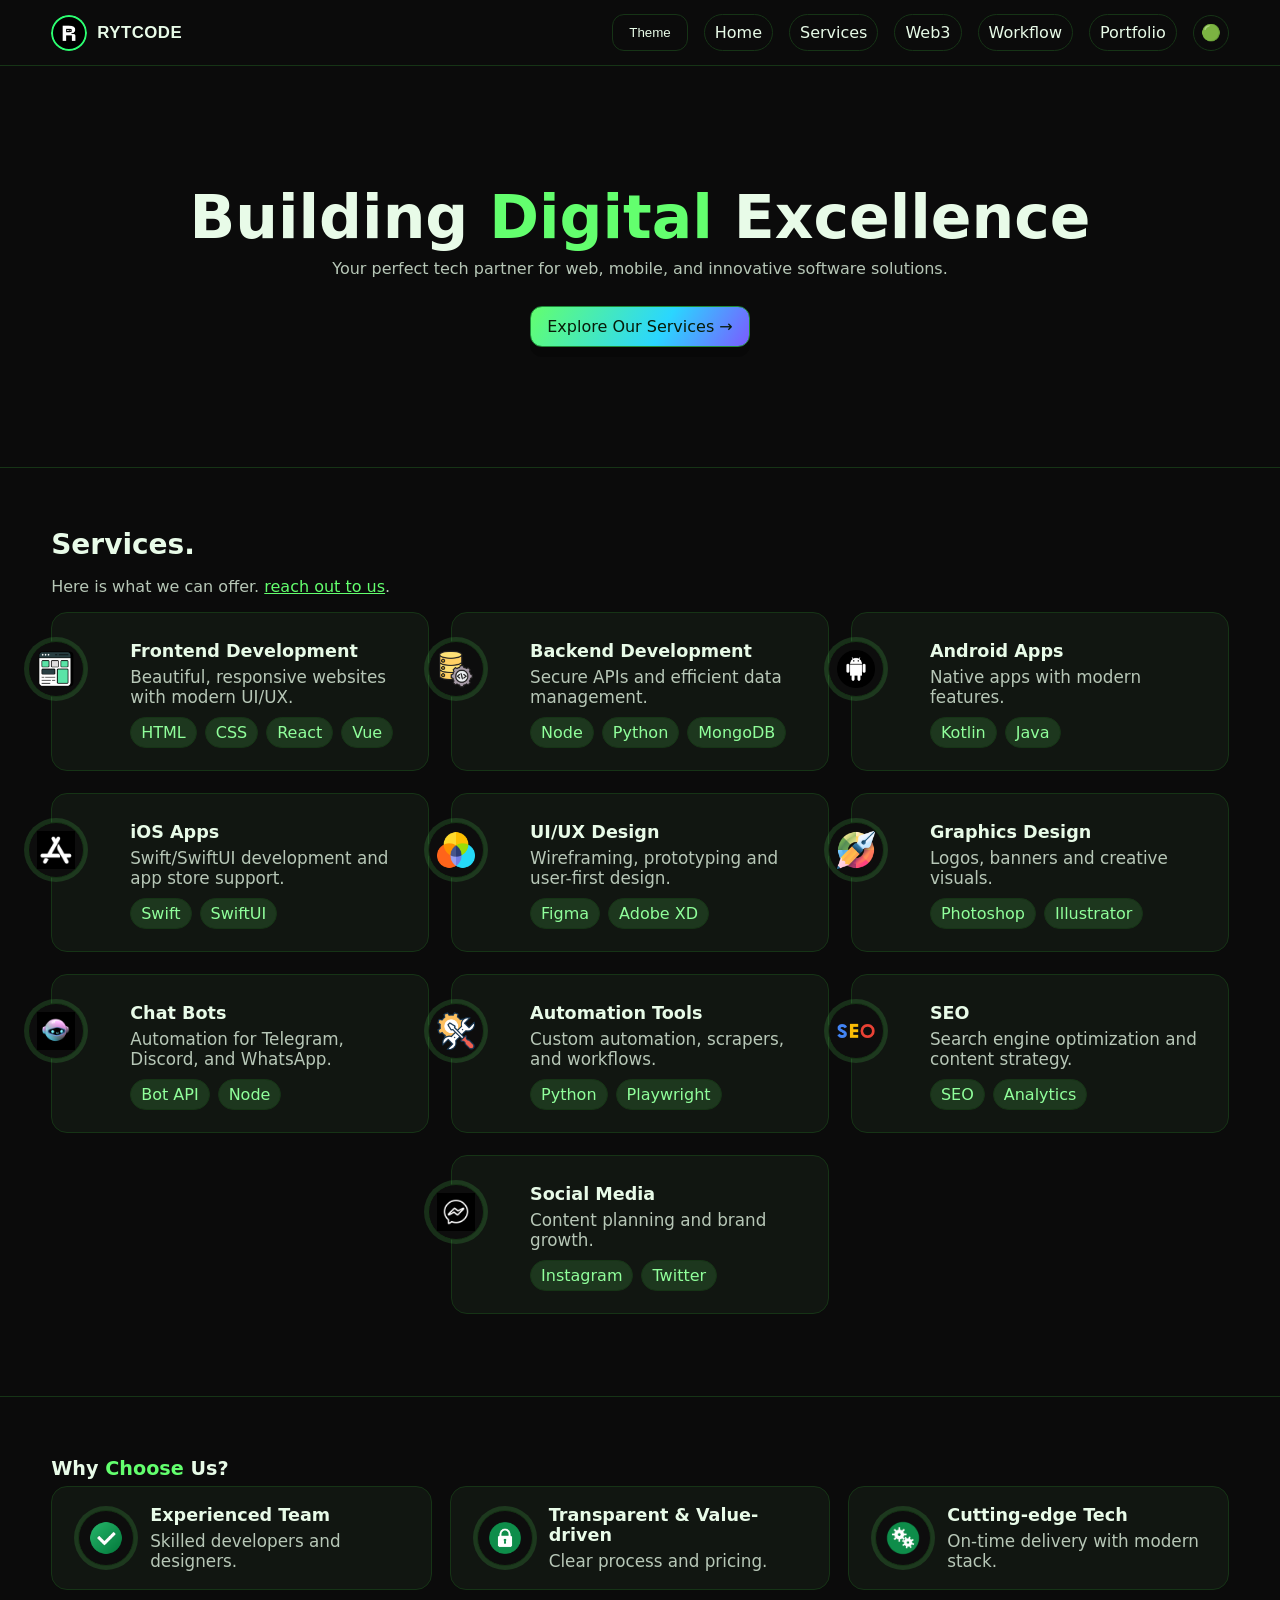
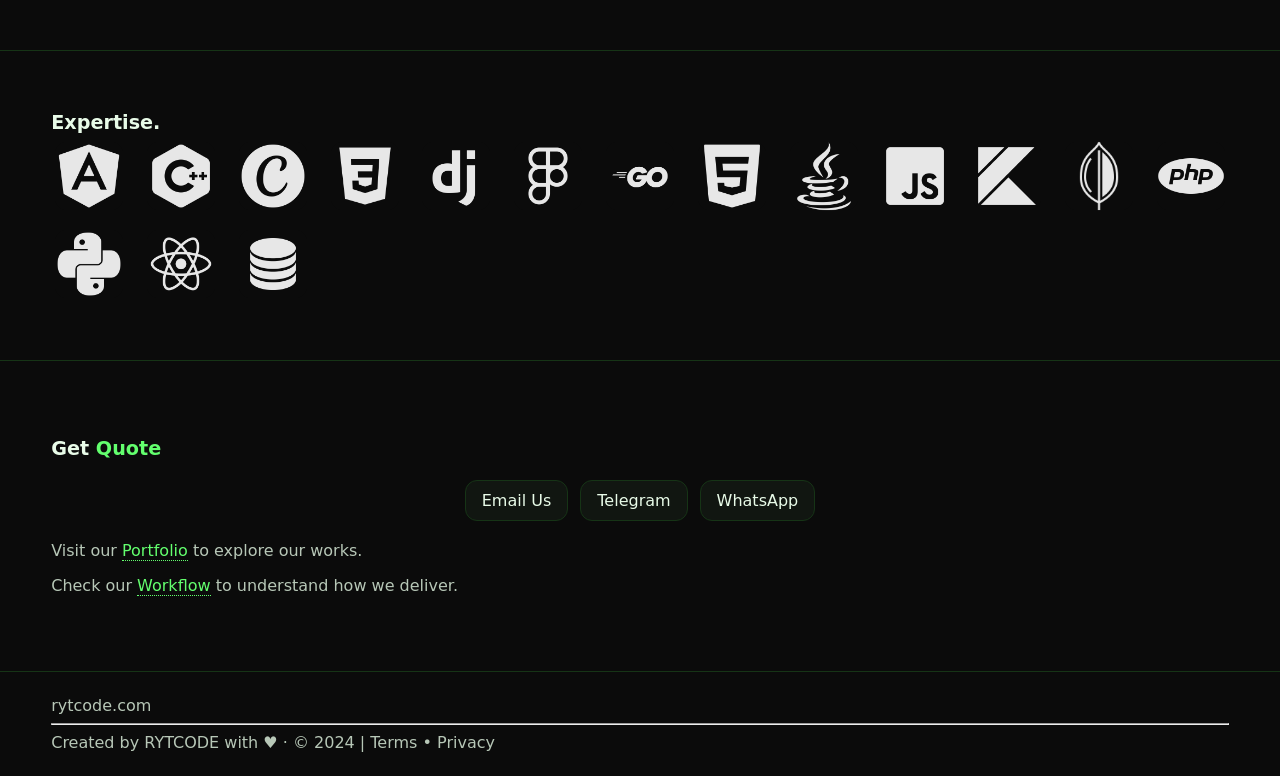
<file: index.html>
<!doctype html>
<html lang="en">
<head>
  <meta charset="utf-8">
  <meta name="viewport" content="width=device-width, initial-scale=1">
  <title>RYTCODE — Building Digital Excellence</title>
  <link rel="stylesheet" href="assets/css/styles.css">
</head>
<body data-theme="dark">
  <header class="site-header">
    <div class="container header-inner">
      <a class="brand" href="./">
        <span class="brand-logo"></span>
        <span class="brand-name">RYTCODE</span>
      </a>
      <nav class="main-nav">
        <button id="themeToggle" class="btn btn-ghost" aria-label="Toggle theme">Theme</button>
        <a href="./" class="nav-link">Home</a>
        <a href="#services" class="nav-link">Services</a>
        <a href="#web3" class="nav-link">Web3</a>
        <a href="workflow.html" class="nav-link">Workflow</a>
        <a href="https://project-ryt.vercel.app/" target="_blank" rel="noopener" class="nav-link">Portfolio</a>
        <a class="icon-link" href="https://wa.me/9461906694" target="_blank" aria-label="WhatsApp">🟢</a>
      </nav>
    </div>
  </header>

  <main>
    <section class="hero">
      <div class="container">
        <h1 class="hero-title">Building <span>Digital</span> Excellence</h1>
        <p class="hero-sub">Your perfect tech partner for web, mobile, and innovative software solutions.</p>
        <a href="#services" class="btn btn-primary btn-3d" >Explore Our Services →</a>
        <ul class="tech-cloud" aria-hidden="true">
          <!-- <li><img src="assets/img/ps18.png" alt="" /></li>
          <li><img src="assets/img/ps19.png" alt="" /></li>
          <li><img src="assets/img/ps20.png" alt="" /></li>
          <li><img src="assets/img/ps21.png" alt="" /></li>
          <li><img src="assets/img/ps22.png" alt="" /></li>
          <li><img src="assets/img/ps23.png" alt="" /></li>
          <li><img src="assets/img/ps24.png" alt="" /></li>
          <li><img src="assets/img/ps25.png" alt="" /></li>
          <li><img src="assets/img/ps26.png" alt="" /></li>
          <li><img src="assets/img/ps27.png" alt="" /></li>
          <li><img src="assets/img/ps28.png" alt="" /></li>
          <li><img src="assets/img/ps29.png" alt="" /></li>
          <li><img src="assets/img/ps30.png" alt="" /></li>
          <li><img src="assets/img/ps31.png" alt="" /></li>
          <li><img src="assets/img/ps32.png" alt="" /></li>
          <li><img src="assets/img/ps33.png" alt="" /></li> -->
        </ul>
      </div>
    </section>

    <section id="services" class="services">
      <div class="container">
        <div class="section-head">
          <h2>Services.</h2>
          <p>Here is what we can offer. <u class="accent">reach out to us</u>.</p>
        </div>
        <div class="cards">
          <!-- 10 cards as placeholders; images ps5-ps14 should be added to assets/img and referenced -->
          <article class="card" id="frontend-card">
            <div class="card-icon" style="background-image:url('assets/img/ps5.png')"></div>
            <h3>Frontend Development</h3>
            <p>Beautiful, responsive websites with modern UI/UX.</p>
            <div class="tags"><span>HTML</span><span>CSS</span><span>React</span><span>Vue</span></div>
            <img alt="ps5" src="assets/img/ps5.png" class="card-img">
          </article>
          <article class="card" id="backend-card">
            <div class="card-icon" style="background-image:url('assets/img/ps6.png')"></div>
            <h3>Backend Development</h3>
            <p>Secure APIs and efficient data management.</p>
            <div class="tags"><span>Node</span><span>Python</span><span>MongoDB</span></div>
            <img alt="ps6" src="assets/img/ps6.png" class="card-img">
          </article>
          <article class="card" id="android-card">
            <div class="card-icon" style="background-image:url('assets/img/ps7.png')"></div>
            <h3>Android Apps</h3>
            <p>Native apps with modern features.</p>
            <div class="tags"><span>Kotlin</span><span>Java</span></div>
            <img alt="ps7" src="assets/img/ps7.png" class="card-img">
          </article>
          <article class="card" id="ios-card">
            <div class="card-icon" style="background-image:url('assets/img/ps8.png')"></div>
            <h3>iOS Apps</h3>
            <p>Swift/SwiftUI development and app store support.</p>
            <div class="tags"><span>Swift</span><span>SwiftUI</span></div>
            <img alt="ps8" src="assets/img/ps8.png" class="card-img">
          </article>
          <article class="card" id="uiux-card">
            <div class="card-icon" style="background-image:url('assets/img/ps9.png')"></div>
            <h3>UI/UX Design</h3>
            <p>Wireframing, prototyping and user-first design.</p>
            <div class="tags"><span>Figma</span><span>Adobe XD</span></div>
            <img alt="ps9" src="assets/img/ps9.png" class="card-img">
          </article>
          <article class="card" id="graphics-card">
            <div class="card-icon" style="background-image:url('assets/img/ps10.png')"></div>
            <h3>Graphics Design</h3>
            <p>Logos, banners and creative visuals.</p>
            <div class="tags"><span>Photoshop</span><span>Illustrator</span></div>
            <img alt="ps10" src="assets/img/ps10.png" class="card-img">
          </article>
          <article class="card" id="chatbots-card">
            <div class="card-icon" style="background-image:url('assets/img/ps11.png')"></div>
            <h3>Chat Bots</h3>
            <p>Automation for Telegram, Discord, and WhatsApp.</p>
            <div class="tags"><span>Bot API</span><span>Node</span></div>
            <img alt="ps11" src="assets/img/ps11.png" class="card-img">
          </article>
          <article class="card" id="automation-card">
            <div class="card-icon" style="background-image:url('assets/img/ps12.png')"></div>
            <h3>Automation Tools</h3>
            <p>Custom automation, scrapers, and workflows.</p>
            <div class="tags"><span>Python</span><span>Playwright</span></div>
            <img alt="ps12" src="assets/img/ps12.png" class="card-img">
          </article>
          <article class="card" id="seo-card">
            <div class="card-icon" style="background-image:url('assets/img/ps13.png')"></div>
            <h3>SEO</h3>
            <p>Search engine optimization and content strategy.</p>
            <div class="tags"><span>SEO</span><span>Analytics</span></div>
            <img alt="ps13" src="assets/img/ps13.png" class="card-img">
          </article>
          <article class="card" id="social-card">
            <div class="card-icon" style="background-image:url('assets/img/ps14.png')"></div>
            <h3>Social Media</h3>
            <p>Content planning and brand growth.</p>
            <div class="tags"><span>Instagram</span><span>Twitter</span></div>
            <img alt="ps14" src="assets/img/ps14.png" class="card-img">
          </article>
        </div>
      </div>
    </section>

    <section class="choose-us">
      <div class="container section-head">
        <h2>Why <span class="accent">Choose</span> Us?</h2>
        <div class="features">
          <article class="feature">
            <span class="feature-icon" style="background-image:url('assets/img/ps15.png')"></span>
            <div class="feature-content">
              <h3>Experienced Team</h3>
              <p>Skilled developers and designers.</p>
            </div>
          </article>
          <article class="feature">
            <span class="feature-icon" style="background-image:url('assets/img/ps16.png')"></span>
            <div class="feature-content">
              <h3>Transparent & Value-driven</h3>
              <p>Clear process and pricing.</p>
            </div>
          </article>
          <article class="feature">
            <span class="feature-icon" style="background-image:url('assets/img/ps17.png')"></span>
            <div class="feature-content">
              <h3>Cutting-edge Tech</h3>
              <p>On-time delivery with modern stack.</p>
            </div>
          </article>
        </div>
      </div>
    </section>

    <section class="expertise" id="web3">
      <div class="container section-head">
        <h2>Expertise.</h2>
        <div class="logo-cloud" id="expertise-logos">
          <img src="assets/img/ps18.png" alt="logo">
          <img src="assets/img/ps19.png" alt="logo">
          <img src="assets/img/ps20.png" alt="logo">
          <img src="assets/img/ps21.png" alt="logo">
          <img src="assets/img/ps22.png" alt="logo">
          <img src="assets/img/ps23.png" alt="logo">
          <img src="assets/img/ps24.png" alt="logo">
          <img src="assets/img/ps25.png" alt="logo">
          <img src="assets/img/ps26.png" alt="logo">
          <img src="assets/img/ps27.png" alt="logo">
          <img src="assets/img/ps28.png" alt="logo">
          <img src="assets/img/ps29.png" alt="logo">
          <img src="assets/img/ps30.png" alt="logo">
          <img src="assets/img/ps31.png" alt="logo">
          <img src="assets/img/ps32.png" alt="logo">
          <img src="assets/img/ps33.png" alt="logo">
        </div>
      </div>
    </section>

    <section class="get-quote">
      <div class="container">
        <h2>Get <span class="accent">Quote</span></h2>
        <div class="cta-row">
          <a class="btn" href="mailto:rytcode97@gmail.com">Email Us</a>
          <a class="btn" href="https://t.me/7357658016" target="_blank" rel="noopener">Telegram</a>
          <a class="btn" href="https://wa.me/9461906694" target="_blank" rel="noopener">WhatsApp</a>
        </div>
        <p class="muted">Visit our <a class="link" href="https://project-ryt.vercel.app/" target="_blank" rel="noopener">Portfolio</a> to explore our works.</p>
        <p class="muted">Check our <a class="link" href="workflow.html">Workflow</a> to understand how we deliver.</p>
      </div>
    </section>
  </main>

  <footer class="site-footer">
    <div class="container">
      <div class="footer-top">rytcode.com</div>
      <hr>
      <div class="footer-bottom">Created by RYTCODE with ♥ · © 2024 | Terms • Privacy</div>
    </div>
  </footer>

  <script src="assets/js/main.js"></script>
</body>
</html>
</file>
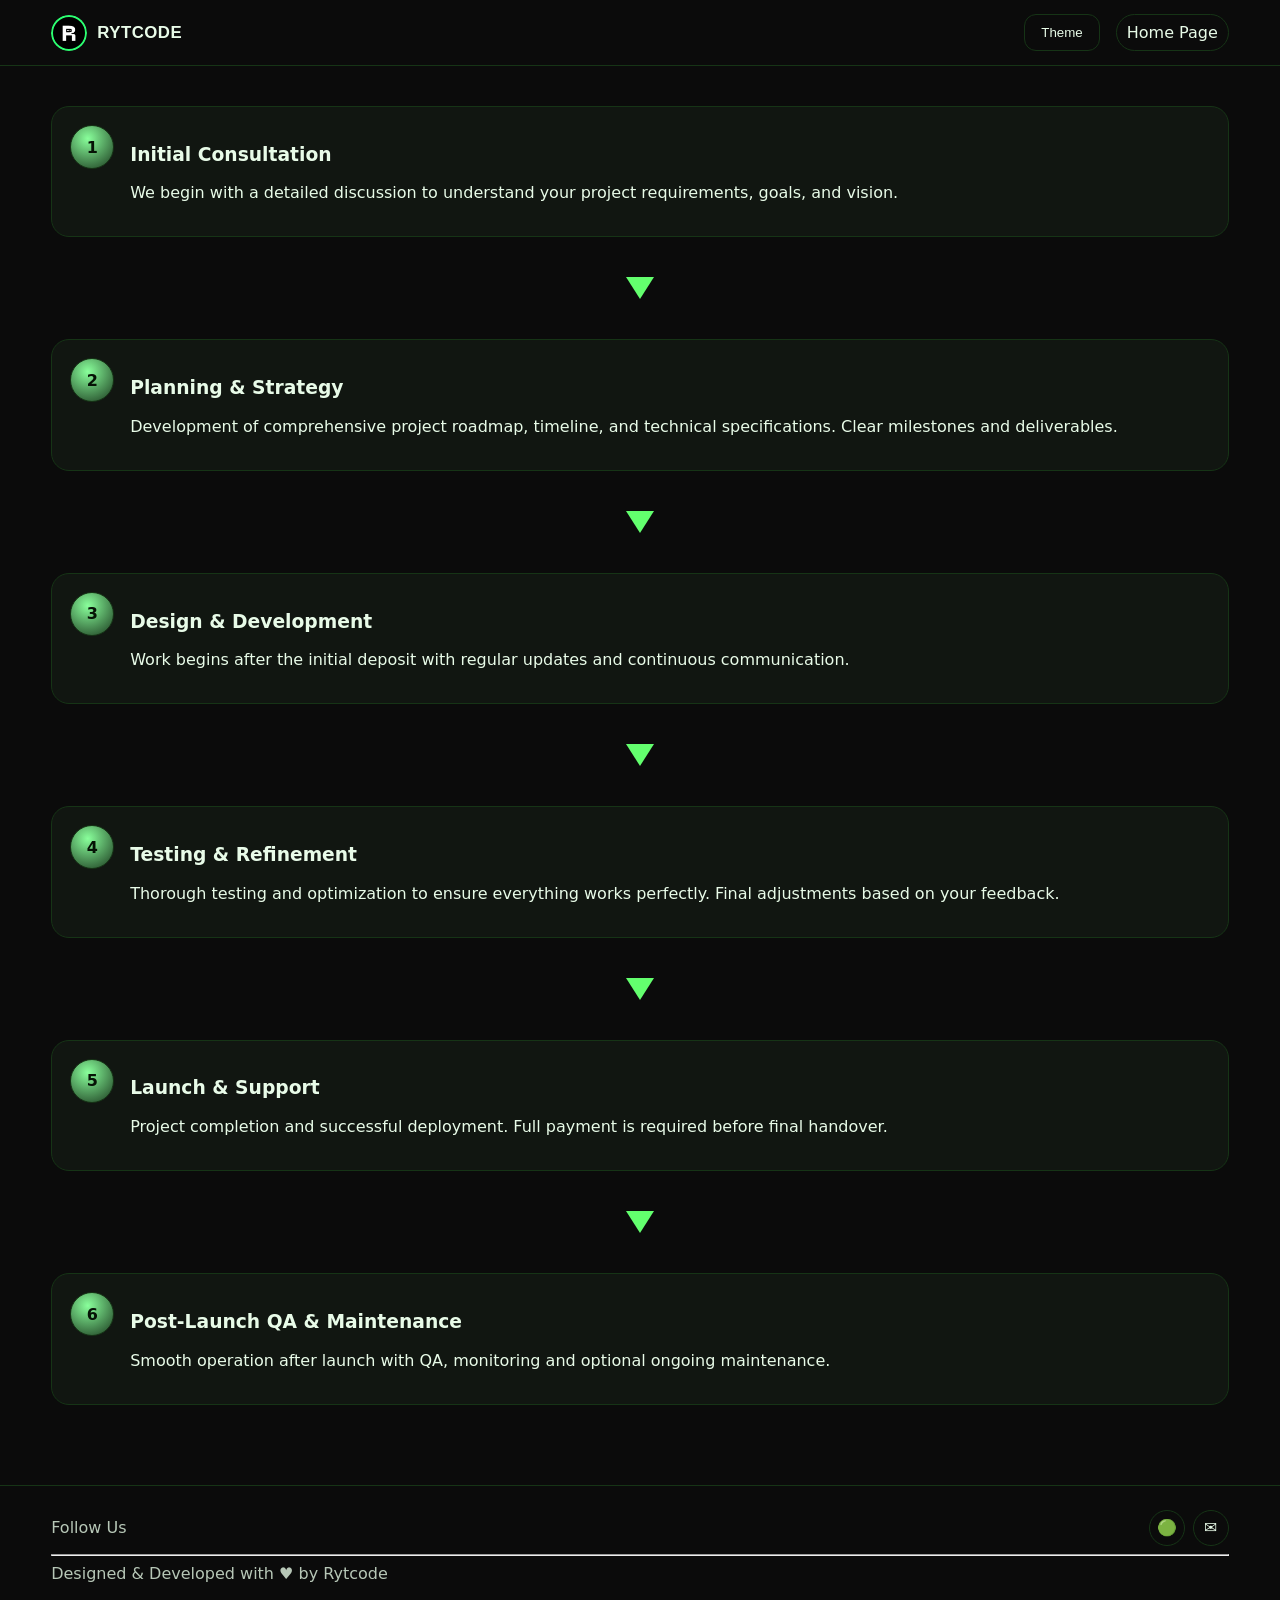
<file: workflow.html>
<!doctype html>
<html lang="en">
<head>
  <meta charset="utf-8">
  <meta name="viewport" content="width=device-width, initial-scale=1">
  <title>Workflow — RYTCODE</title>
  <link rel="stylesheet" href="assets/css/styles.css">
</head>
<body data-theme="dark">
  <header class="site-header">
    <div class="container header-inner">
      <a class="brand" href="./">
        <span class="brand-logo"></span>
        <span class="brand-name">RYTCODE</span>
      </a>
      <nav class="main-nav">
        <button id="themeToggle" class="btn btn-ghost" aria-label="Toggle theme">Theme</button>
        <a href="./" class="nav-link">Home Page</a>
      </nav>
    </div>
  </header>

  <main>
    <section class="workflow">
      <div class="container">
        <ol class="steps">
          <li class="step">
            <div class="step-badge">1</div>
            <div class="step-body">
              <h3>Initial Consultation</h3>
              <p>We begin with a detailed discussion to understand your project requirements, goals, and vision.</p>
            </div>
          </li>
          <div class="arrow-3d" aria-hidden="true"></div>
          <li class="step">
            <div class="step-badge">2</div>
            <div class="step-body">
              <h3>Planning & Strategy</h3>
              <p>Development of comprehensive project roadmap, timeline, and technical specifications. Clear milestones and deliverables.</p>
            </div>
          </li>
          <div class="arrow-3d" aria-hidden="true"></div>
          <li class="step">
            <div class="step-badge">3</div>
            <div class="step-body">
              <h3>Design & Development</h3>
              <p>Work begins after the initial deposit with regular updates and continuous communication.</p>
            </div>
          </li>
          <div class="arrow-3d" aria-hidden="true"></div>
          <li class="step">
            <div class="step-badge">4</div>
            <div class="step-body">
              <h3>Testing & Refinement</h3>
              <p>Thorough testing and optimization to ensure everything works perfectly. Final adjustments based on your feedback.</p>
            </div>
          </li>
          <div class="arrow-3d" aria-hidden="true"></div>
          <li class="step">
            <div class="step-badge">5</div>
            <div class="step-body">
              <h3>Launch & Support</h3>
              <p>Project completion and successful deployment. Full payment is required before final handover.</p>
            </div>
          </li>
          <div class="arrow-3d" aria-hidden="true"></div>
          <li class="step">
            <div class="step-badge">6</div>
            <div class="step-body">
              <h3>Post-Launch QA & Maintenance</h3>
              <p>Smooth operation after launch with QA, monitoring and optional ongoing maintenance.</p>
            </div>
          </li>
        </ol>
      </div>
    </section>
  </main>

  <footer class="site-footer">
    <div class="container">
      <div class="footer-top">Follow Us
        <span class="social">
          <a class="icon-link" href="https://wa.me/9461906694" target="_blank" aria-label="WhatsApp">🟢</a>
          <a class="icon-link" href="https://t.me/7357658016" target="_blank" aria-label="Telegram">✉️</a>
        </span>
      </div>
      <hr>
      <div class="footer-bottom">Designed & Developed with ♥ by Rytcode</div>
    </div>
  </footer>

  <script src="assets/js/main.js"></script>
</body>
</html>
</file>
<file: assets/css/styles.css>
:root{
  --bg:#0b0b0b;--fg:#e8fbe8;--muted:#b7c7b7;--accent:#63ff6e;--card:#111611;--line:#163416;
}
[data-theme="light"]{
  --bg:#f3f4f6;--fg:#202225;--muted:#5b5f66;--accent:#5b5bd6;--card:#ffffff;--line:#e5e7eb;
}
*{box-sizing:border-box}
html,body{margin:0;padding:0;font-family:Inter,system-ui,Segoe UI,Arial,sans-serif;background:var(--bg);color:var(--fg)}
.container{width:min(1200px,92%);margin:0 auto}
.site-header{position:sticky;top:0;z-index:50;background:var(--bg);border-bottom:1px solid var(--line);backdrop-filter:saturate(140%) blur(6px)}
.header-inner{display:flex;align-items:center;justify-content:space-between;gap:16px;padding:14px 0}
.brand{display:flex;align-items:center;gap:10px;text-decoration:none;color:var(--fg)}
.brand-logo{width:36px;height:36px;border-radius:50%;background:#151515 url('../img/ps2.png') center/contain no-repeat;box-shadow:inset 0 0 0 2px #2cff71}
.brand-name{font-weight:800;letter-spacing:.5px;font-family:'Arial Black',Arial,sans-serif;text-transform:uppercase;font-size:1.05rem}
.main-nav{display:flex;align-items:center;gap:16px}
.nav-link{color:var(--fg);text-decoration:none;padding:8px 10px;border:1px solid var(--line);border-radius:999px}
.nav-link:hover{border-color:var(--accent);color:var(--accent)}
.btn{display:inline-block;padding:10px 16px;border-radius:12px;border:1px solid var(--line);background:var(--card);color:var(--fg);text-decoration:none;transition:transform .15s,box-shadow .15s,border-color .15s}
.btn-ghost{background:transparent}
.btn-primary{background:linear-gradient(180deg, var(--accent), #27cc4d);border-color:#1e8b38;color:#071b08}
.btn-3d{box-shadow:0 10px 0 rgba(0,0,0,.3);transform:translateY(0);background:linear-gradient(120deg, var(--accent), #2ad6ff 60%, #7b5bff)}
.btn-3d:hover{transform:translateY(-3px);box-shadow:0 14px 0 rgba(0,0,0,.35),0 30px 40px rgba(0,0,0,.28);border-color:var(--accent)}
.icon-link{display:inline-flex;align-items:center;justify-content:center;width:36px;height:36px;border:1px solid var(--line);border-radius:50%;text-decoration:none;color:var(--fg)}
.icon-link:hover{border-color:var(--accent);color:var(--accent)}

.hero{padding:120px 0 80px;border-bottom:1px solid var(--line);position:relative;overflow:hidden;text-align:center}
.hero-title{font-size:clamp(36px,6vw,60px);line-height:1.05;margin:0 0 10px}
.hero-title span{color:var(--accent)}
.hero-sub{color:var(--muted);max-width:780px;margin:0 auto}
.tech-cloud{list-style:none;display:grid;grid-template-columns:repeat(12,auto);gap:8px;padding:0;margin:40px 0 0;opacity:.8;justify-content:center}
.tech-cloud li{width:40px;height:40px;display:grid;place-items:center;border:1px solid var(--line);border-radius:50%;background:var(--card);animation:float 6s ease-in-out infinite;will-change:transform}
.tech-cloud img{width:20px;height:20px;object-fit:contain;filter:grayscale(.1)}
.tech-cloud li:nth-child(odd){animation-duration:7.5s}
@keyframes float{0%,100%{transform:translateY(0)}50%{transform:translateY(-8px)}}



/* Add spacing above hero call-to-action */
.hero .btn-primary{margin-top:28px}
@media (max-width:720px){
  .hero .btn-primary{margin-top:18px}
}

.section-head h2{margin:0 0 6px;font-size:clamp(22px,3.2vw,28px)}
.section-head p{color:var(--muted)}
.accent{color:var(--accent)}

.services{padding:60px 0;border-bottom:1px solid var(--line)}
.cards{display:grid;grid-template-columns:repeat(3,1fr);gap:22px;margin-bottom:22px}
.cards #social-card{grid-column:2/3}
.cards .card:nth-child(4){grid-column:1/2}
.card{position:relative;background:var(--card);border:1px solid var(--line);border-radius:16px;padding:22px 22px 22px 78px;transition:transform .18s ease, box-shadow .18s ease, border-color .18s ease, background .18s ease}
.card:hover{transform:translateY(-6px) scale(1.01);box-shadow:0 16px 32px rgba(0,0,0,.35);border-color:rgba(99,255,110,.35);background:radial-gradient(1200px 400px at 10% -10%, rgba(99,255,110,.08), transparent 40%), radial-gradient(1200px 400px at 110% 120%, rgba(91,91,214,.08), transparent 40%), var(--card)}
.card-icon{position:absolute;left:-24px;top:28px;width:56px;height:56px;border-radius:50%;border:1px solid var(--line);background:#0d0d0d center/70% no-repeat;box-shadow:0 0 0 4px rgba(99,255,110,.15)}
.card h3{margin:6px 0 6px;font-size:1.1em}
.card p{color:var(--muted);margin:0 0 10px;font-size:1.05em}
.tags{display:flex;flex-wrap:wrap;gap:8px}
.tags span{padding:5px 10px;border:1px solid var(--line);border-radius:999px;background:rgba(99,255,110,.14);color:#90ff9b}
[data-theme="light"] .tags span{background:rgba(91,91,214,.14);color:#4d56d6}
.card-img{display:none}

.choose-us{padding:60px 0;border-bottom:1px solid var(--line)}
.choose-us h2{font-size:1.2em}
.features{display:grid;grid-template-columns:repeat(auto-fit,minmax(220px,1fr));gap:18px}
.feature{position:relative;background:var(--card);border:1px solid var(--line);border-radius:16px;padding:18px 18px 18px 26px;display:flex;align-items:center;gap:16px}
.feature-icon{width:56px;height:56px;border-radius:50%;border:1px solid var(--line);background:#0d0d0d center/70% no-repeat;box-shadow:0 0 0 4px rgba(99,255,110,.15);flex-shrink:0}
.feature-content{flex:1}
.feature h3{margin:0 0 6px;font-size:1.1em}
.feature p{margin:0;font-size:1.05em}

.expertise{padding:60px 0;border-bottom:1px solid var(--line)}
.expertise h2{font-size:1.2em}
.logo-cloud{display:grid;grid-template-columns:repeat(auto-fit,minmax(72px,1fr));gap:16px;align-items:center;justify-items:center}
.logo-cloud img{width:72px;height:72px;object-fit:contain;filter:grayscale(1) opacity(.9);background:#0f0f0f20;border-radius:12px;transition:filter .2s,background .2s,transform .2s,box-shadow .2s;transform:scale(.95)}
[data-theme="light"] .logo-cloud img{background:#000000;filter:grayscale(0) contrast(1.15) saturate(1.08);box-shadow:0 0 0 1px #cfd8e3,0 6px 14px rgba(2,6,23,.06)}
.logo-cloud img:hover{filter:grayscale(0);background:rgba(99,255,110,.12);transform:scale(1.08)}
/* (removed centered trio) */

.get-quote{padding:60px 0}
.get-quote h2{font-size:1.2em}
.cta-row{display:flex;gap:12px;justify-content:center;margin:20px 0}
.muted{color:var(--muted)}
.link{color:var(--accent);text-decoration:none;border-bottom:1px dotted var(--accent)}

.workflow{padding:40px 0 80px}
.steps{list-style:none;margin:0;padding:0;display:flex;flex-direction:column;gap:18px}
.step{display:flex;gap:16px;align-items:flex-start;background:var(--card);border:1px solid var(--line);border-radius:18px;padding:18px}
.step-badge{width:44px;height:44px;border-radius:50%;display:grid;place-items:center;background:radial-gradient(circle at 40% 30%, #89ff9b, #1b3a1f);color:#061306;font-weight:700;border:1px solid var(--line)}
.arrow-3d{width:0;height:0;border-left:14px solid transparent;border-right:14px solid transparent;border-top:22px solid var(--accent);margin:22px auto;transform-style:preserve-3d;animation:pulse 2.3s infinite ease-in-out}
@keyframes pulse{0%,100%{transform:translateY(0) rotateX(0) rotateY(0)}50%{transform:translateY(12px) rotateX(18deg) rotateY(8deg)}}

.site-footer{border-top:1px solid var(--line);padding:24px 0;color:var(--muted)}
.footer-top{display:flex;align-items:center;justify-content:space-between}
.social{display:inline-flex;gap:8px}

/* Responsive tweaks */
@media (max-width:1024px){
  .cards{grid-template-columns:repeat(2,1fr)}
  .cards #social-card{grid-column:1/-1}
}
@media (max-width:720px){
  .header-inner{padding:10px 0}
  .main-nav{gap:10px;overflow:auto}
  .nav-link{padding:6px 8px}
  .cards{grid-template-columns:1fr}
  .cards #social-card{grid-column:auto}
  .card{padding:18px 18px 18px 70px}
}
</file>
